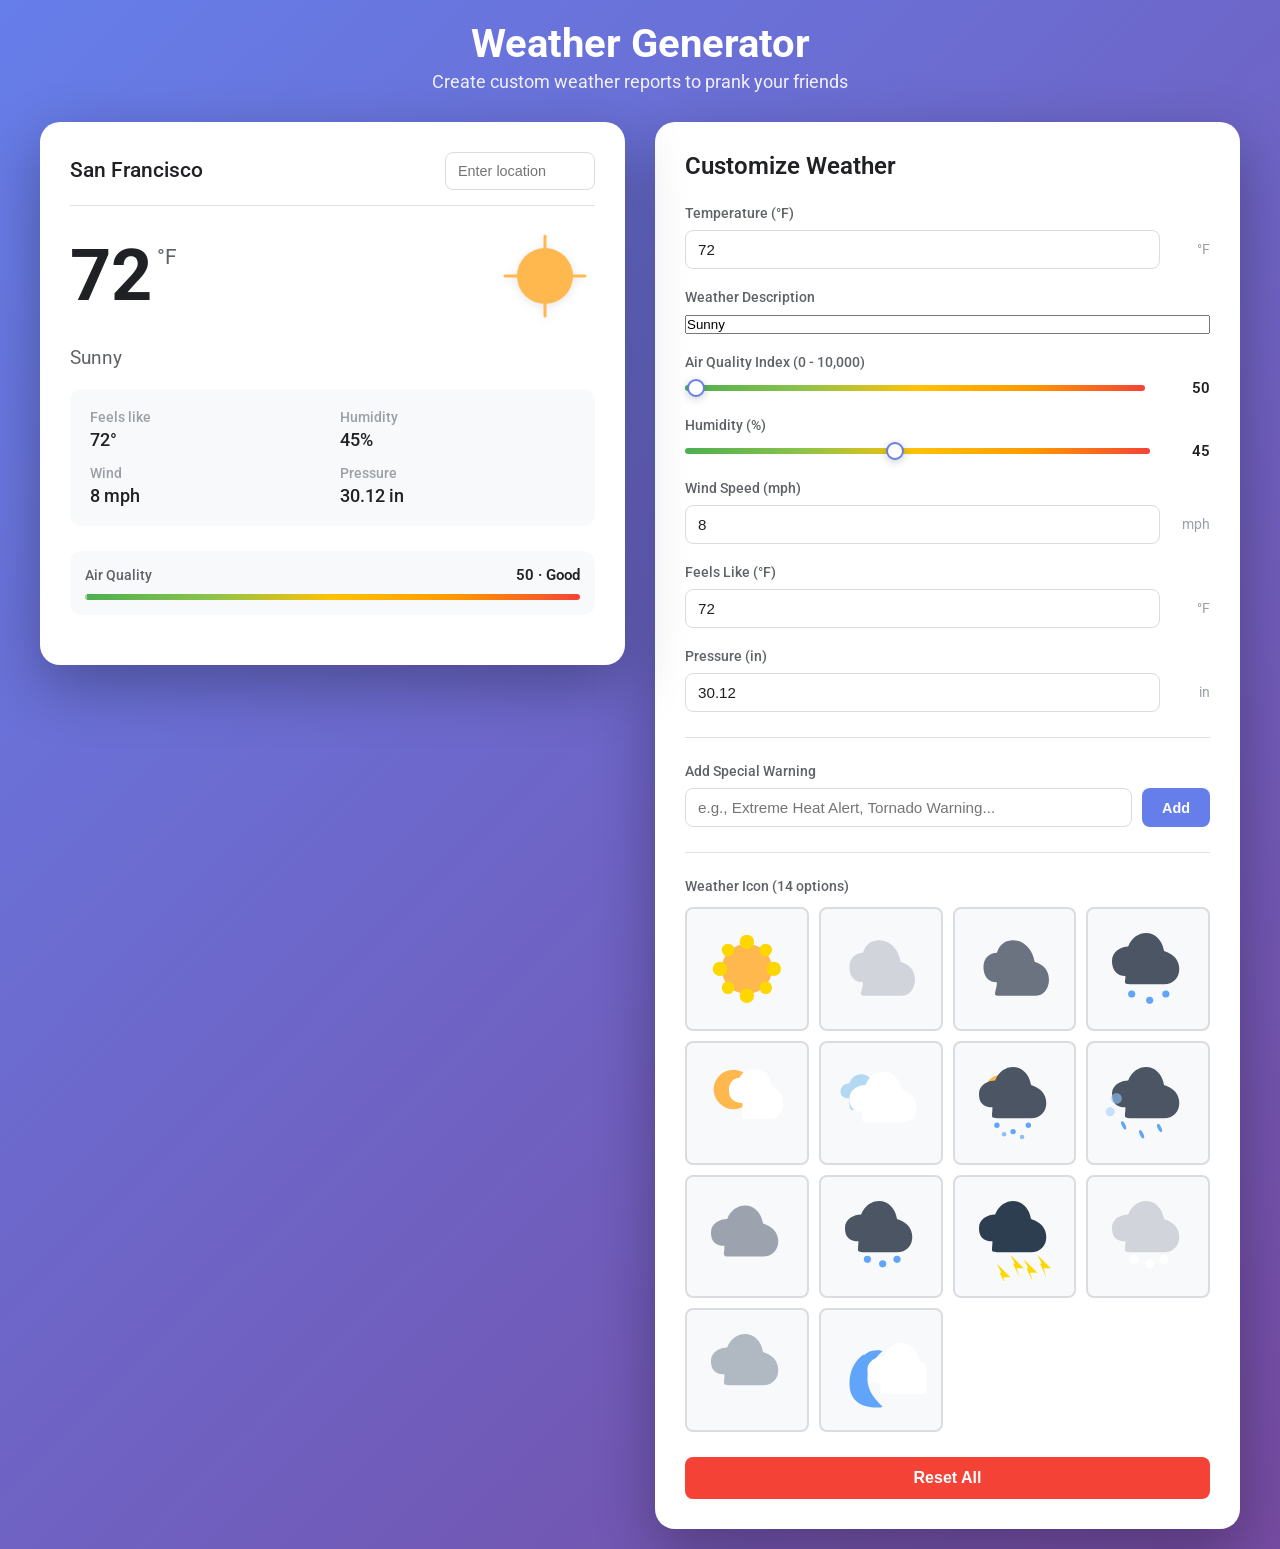
<file: index.html>
<!DOCTYPE html>
<html lang="en">
<head>
    <meta charset="UTF-8">
    <meta name="viewport" content="width=device-width, initial-scale=1.0">
    <title>Weather Generator</title>
    <link rel="stylesheet" href="style.css">
    <link rel="stylesheet" href="https://fonts.googleapis.com/css2?family=Roboto:wght@400;500;700&display=swap">
</head>
<body>
    <div class="container">
        <div class="header">
            <h1>Weather Generator</h1>
            <p>Create custom weather reports to prank your friends</p>
        </div>

        <div class="main-content">
            <!-- Weather Display -->
            <div class="weather-display">
                <div class="weather-card">
                    <div class="location-header">
                        <div class="location-info">
                            <div class="location-name" id="locationName">San Francisco</div>
                            <div class="location-date" id="locationDate"></div>
                        </div>
                        <input type="text" id="locationInput" class="location-input" placeholder="Enter location">
                    </div>

                    <div class="weather-main">
                        <div class="temp-section">
                            <div class="temp-display" id="tempDisplay">72</div>
                            <div class="temp-unit">°F</div>
                        </div>
                        <div class="icon-section">
                            <svg id="weatherIcon" class="weather-icon" viewBox="0 0 100 100" xmlns="http://www.w3.org/2000/svg">
                                <!-- Default sunny icon -->
                                <circle cx="50" cy="50" r="28" fill="#FFB84D"/>
                                <g stroke="#FFB84D" stroke-width="3" stroke-linecap="round">
                                    <line x1="50" y1="10" x2="50" y2="22"/>
                                    <line x1="50" y1="78" x2="50" y2="90"/>
                                    <line x1="10" y1="50" x2="22" y2="50"/>
                                    <line x1="78" y1="50" x2="90" y2="50"/>
                                </g>
                            </svg>
                        </div>
                    </div>

                    <div class="weather-description" id="weatherDescription">Sunny</div>

                    <div class="weather-details">
                        <div class="detail-item">
                            <span class="detail-label">Feels like</span>
                            <span class="detail-value" id="feelsLike">72°</span>
                        </div>
                        <div class="detail-item">
                            <span class="detail-label">Humidity</span>
                            <span class="detail-value" id="humidity">45%</span>
                        </div>
                        <div class="detail-item">
                            <span class="detail-label">Wind</span>
                            <span class="detail-value" id="windSpeed">8 mph</span>
                        </div>
                        <div class="detail-item">
                            <span class="detail-label">Pressure</span>
                            <span class="detail-value" id="pressure">30.12 in</span>
                        </div>
                    </div>

                    <!-- Air Quality -->
                    <div class="air-quality-section">
                        <div class="aqi-header">
                            <span class="aqi-label">Air Quality</span>
                            <span class="aqi-value" id="aqiValue">50 · Good</span>
                        </div>
                        <div class="aqi-bar" id="aqiBar"></div>
                    </div>

                    <!-- Warnings Section -->
                    <div class="warnings-section" id="warningsSection" style="display: none;">
                        <div class="warning-header">⚠️ Alerts</div>
                        <div id="warningsContainer" class="warnings-list"></div>
                    </div>
                </div>
            </div>

            <!-- Control Panel -->
            <div class="control-panel">
                <h2>Customize Weather</h2>

                <div class="control-group">
                    <label for="tempInput">Temperature (°F)</label>
                    <div class="input-group">
                        <input type="number" id="tempInput" value="72" min="-100" max="200">
                        <span class="unit">°F</span>
                    </div>
                </div>

                <div class="control-group">
                    <label for="descriptionInput">Weather Description</label>
                    <input type="text" id="descriptionInput" value="Sunny" placeholder="e.g., Sunny, Rainy, Snowy...">
                </div>

                <div class="control-group">
                    <label for="aqiSlider">Air Quality Index (0 - 10,000)</label>
                    <div class="slider-group">
                        <input type="range" id="aqiSlider" min="0" max="10000" value="50" class="slider">
                        <span id="aqiDisplay" class="slider-value">50</span>
                    </div>
                </div>

                <div class="control-group">
                    <label for="humiditySlider">Humidity (%)</label>
                    <div class="input-group">
                        <input type="range" id="humiditySlider" min="0" max="100" value="45" class="slider">
                        <span id="humidityDisplay" class="slider-value">45</span>
                    </div>
                </div>

                <div class="control-group">
                    <label for="windInput">Wind Speed (mph)</label>
                    <div class="input-group">
                        <input type="number" id="windInput" value="8" min="0" max="200">
                        <span class="unit">mph</span>
                    </div>
                </div>

                <div class="control-group">
                    <label for="feelsLikeInput">Feels Like (°F)</label>
                    <div class="input-group">
                        <input type="number" id="feelsLikeInput" value="72" min="-100" max="200">
                        <span class="unit">°F</span>
                    </div>
                </div>

                <div class="control-group">
                    <label for="pressureInput">Pressure (in)</label>
                    <div class="input-group">
                        <input type="number" id="pressureInput" value="30.12" min="28" max="32" step="0.01">
                        <span class="unit">in</span>
                    </div>
                </div>

                <div class="divider"></div>

                <div class="control-group">
                    <label for="warningInput">Add Special Warning</label>
                    <div class="warning-input-group">
                        <input type="text" id="warningInput" placeholder="e.g., Extreme Heat Alert, Tornado Warning...">
                        <button id="addWarningBtn" class="btn-add-warning">Add</button>
                    </div>
                </div>

                <div id="warningsList" class="warnings-list-edit"></div>

                <div class="divider"></div>

                <div class="weather-icons-selector">
                    <label>Weather Icon (14 options)</label>
                    <div class="icons-grid">
                        <!-- Icon 1: Sunny Burst -->
                        <button class="icon-btn" data-icon="sunny-burst" title="Sunny Burst">
                            <svg viewBox="0 0 100 100" xmlns="http://www.w3.org/2000/svg">
                                <circle cx="50" cy="50" r="28" fill="#FFB84D"/>
                                <circle cx="50" cy="20" r="8" fill="#FFD700"/>
                                <circle cx="80" cy="50" r="8" fill="#FFD700"/>
                                <circle cx="50" cy="80" r="8" fill="#FFD700"/>
                                <circle cx="20" cy="50" r="8" fill="#FFD700"/>
                                <circle cx="71" cy="29" r="7" fill="#FFD700"/>
                                <circle cx="71" cy="71" r="7" fill="#FFD700"/>
                                <circle cx="29" cy="71" r="7" fill="#FFD700"/>
                                <circle cx="29" cy="29" r="7" fill="#FFD700"/>
                            </svg>
                        </button>

                        <!-- Icon 2: Light Cloud -->
                        <button class="icon-btn" data-icon="light-cloud" title="Light Cloud">
                            <svg viewBox="0 0 100 100" xmlns="http://www.w3.org/2000/svg">
                                <path d="M30 65C20 65 15 58 15 48C15 38 22 32 30 32C33 22 40 18 48 18C60 18 70 28 72 42C82 45 88 52 88 62C88 72 82 80 72 80H32C24 80 30 75 30 65Z" fill="#D1D5DB"/>
                            </svg>
                        </button>

                        <!-- Icon 3: Dark Cloud -->
                        <button class="icon-btn" data-icon="dark-cloud" title="Dark Cloud">
                            <svg viewBox="0 0 100 100" xmlns="http://www.w3.org/2000/svg">
                                <path d="M30 65C20 65 15 58 15 48C15 38 22 32 30 32C33 22 40 18 48 18C60 18 70 28 72 42C82 45 88 52 88 62C88 72 82 80 72 80H32C24 80 30 75 30 65Z" fill="#6B7280"/>
                            </svg>
                        </button>

                        <!-- Icon 4: Rainy Cloud -->
                        <button class="icon-btn" data-icon="rainy-cloud" title="Rainy Cloud">
                            <svg viewBox="0 0 100 100" xmlns="http://www.w3.org/2000/svg">
                                <path d="M25 58C15 58 10 51 10 41C10 31 20 25 28 25C32 15 40 10 48 10C58 10 66 18 68 30C78 33 85 40 85 50C85 60 78 67 68 67H30C22 67 25 65 25 58Z" fill="#4B5563"/>
                                <circle cx="32" cy="78" r="4" fill="#60A5FA"/>
                                <circle cx="52" cy="85" r="4" fill="#60A5FA"/>
                                <circle cx="70" cy="78" r="4" fill="#60A5FA"/>
                            </svg>
                        </button>

                        <!-- Icon 5: Partly Cloudy -->
                        <button class="icon-btn" data-icon="partly-cloudy" title="Partly Cloudy">
                            <svg viewBox="0 0 100 100" xmlns="http://www.w3.org/2000/svg">
                                <circle cx="35" cy="35" r="22" fill="#FFB84D"/>
                                <path d="M45 50C35 50 30 45 30 35C30 28 35 22 42 22C45 15 52 12 58 12C68 12 76 20 78 32C85 35 90 41 90 50C90 60 85 68 75 68H48C42 68 45 66 45 56Z" fill="white"/>
                            </svg>
                        </button>

                        <!-- Icon 6: Windy Cloud -->
                        <button class="icon-btn" data-icon="windy-cloud" title="Windy Cloud">
                            <svg viewBox="0 0 100 100" xmlns="http://www.w3.org/2000/svg">
                                <path d="M15 45C8 45 5 42 5 37C5 32 10 28 15 28C17 22 22 18 28 18C35 18 41 23 42 32C48 34 52 39 52 45C52 52 48 58 42 58H20C15 58 15 55 15 50Z" fill="#B3D9F2"/>
                                <path d="M30 60C20 60 15 55 15 45C15 35 25 30 33 30C37 20 45 15 53 15C63 15 71 23 73 35C83 38 90 45 90 55C90 65 83 72 73 72H35C27 72 30 70 30 60Z" fill="white"/>
                            </svg>
                        </button>

                        <!-- Icon 7: Heavy Rain -->
                        <button class="icon-btn" data-icon="heavy-rain" title="Heavy Rain">
                            <svg viewBox="0 0 100 100" xmlns="http://www.w3.org/2000/svg">
                                <ellipse cx="35" cy="35" rx="18" ry="16" fill="#FFB84D"/>
                                <path d="M25 55C15 55 10 50 10 40C10 30 20 25 28 25C32 15 40 10 48 10C58 10 66 18 68 30C78 33 85 40 85 50C85 60 78 67 68 67H30C22 67 25 65 25 55Z" fill="#4B5563"/>
                                <circle cx="30" cy="75" r="3" fill="#60A5FA"/>
                                <circle cx="48" cy="82" r="3" fill="#60A5FA"/>
                                <circle cx="65" cy="75" r="3" fill="#60A5FA"/>
                                <circle cx="38" cy="85" r="2.5" fill="#60A5FA" opacity="0.7"/>
                                <circle cx="58" cy="88" r="2.5" fill="#60A5FA" opacity="0.7"/>
                            </svg>
                        </button>

                        <!-- Icon 8: Rainy & Windy -->
                        <button class="icon-btn" data-icon="rainy-windy" title="Rainy & Windy">
                            <svg viewBox="0 0 100 100" xmlns="http://www.w3.org/2000/svg">
                                <path d="M25 55C15 55 10 50 10 40C10 30 20 25 28 25C32 15 40 10 48 10C58 10 66 18 68 30C78 33 85 40 85 50C85 60 78 67 68 67H30C22 67 25 65 25 55Z" fill="#4B5563"/>
                                <g fill="#60A5FA" transform="translate(-5, 0)">
                                    <ellipse cx="28" cy="75" rx="2" ry="5" transform="rotate(-25 28 75)"/>
                                    <ellipse cx="48" cy="85" rx="2" ry="5" transform="rotate(-25 48 85)"/>
                                    <ellipse cx="68" cy="78" rx="2" ry="5" transform="rotate(-25 68 78)"/>
                                </g>
                                <circle cx="15" cy="45" r="6" fill="#93C5FD" opacity="0.6"/>
                                <circle cx="8" cy="60" r="5" fill="#93C5FD" opacity="0.5"/>
                            </svg>
                        </button>

                        <!-- Icon 9: Cloudy -->
                        <button class="icon-btn" data-icon="cloudy" title="Cloudy">
                            <svg viewBox="0 0 100 100" xmlns="http://www.w3.org/2000/svg">
                                <path d="M25 60C15 60 10 55 10 45C10 35 20 30 28 30C32 20 40 15 48 15C58 15 66 23 68 35C78 38 85 45 85 55C85 65 78 72 68 72H30C22 72 25 70 25 60Z" fill="#9CA3AF"/>
                            </svg>
                        </button>

                        <!-- Icon 10: Stormy -->
                        <button class="icon-btn" data-icon="stormy" title="Stormy">
                            <svg viewBox="0 0 100 100" xmlns="http://www.w3.org/2000/svg">
                                <path d="M25 55C15 55 10 50 10 40C10 30 20 25 28 25C32 15 40 10 48 10C58 10 66 18 68 30C78 33 85 40 85 50C85 60 78 67 68 67H30C22 67 25 65 25 55Z" fill="#4B5563"/>
                                <circle cx="35" cy="75" r="4" fill="#60A5FA"/>
                                <circle cx="52" cy="80" r="4" fill="#60A5FA"/>
                                <circle cx="68" cy="75" r="4" fill="#60A5FA"/>
                            </svg>
                        </button>

                        <!-- Icon 11: Heavy Thunderstorm -->
                        <button class="icon-btn" data-icon="thunderstorm" title="Heavy Thunderstorm">
                            <svg viewBox="0 0 100 100" xmlns="http://www.w3.org/2000/svg">
                                <path d="M25 55C15 55 10 50 10 40C10 30 20 25 28 25C32 15 40 10 48 10C58 10 66 18 68 30C78 33 85 40 85 50C85 60 78 67 68 67H30C22 67 25 65 25 55Z" fill="#2C3E50"/>
                                <polygon points="45,70 50,80 48,80 55,95 52,85 60,85" fill="#FFD700"/>
                                <polygon points="60,75 65,85 63,85 70,100 67,90 75,90" fill="#FFD700"/>
                                <polygon points="30,80 35,90 33,90 40,105 37,95 45,95" fill="#FFD700"/>
                                <polygon points="75,70 80,80 78,80 85,95 82,85 90,85" fill="#FFD700"/>
                            </svg>
                        </button>

                        <!-- Icon 12: Snowy -->
                        <button class="icon-btn" data-icon="snowy" title="Snowy">
                            <svg viewBox="0 0 100 100" xmlns="http://www.w3.org/2000/svg">
                                <path d="M25 55C15 55 10 50 10 40C10 30 20 25 28 25C32 15 40 10 48 10C58 10 66 18 68 30C78 33 85 40 85 50C85 60 78 67 68 67H30C22 67 25 65 25 55Z" fill="#D1D5DB"/>
                                <circle cx="35" cy="75" r="5" fill="white"/>
                                <circle cx="52" cy="80" r="5" fill="white"/>
                                <circle cx="68" cy="75" r="5" fill="white"/>
                            </svg>
                        </button>

                        <!-- Icon 13: Foggy -->
                        <button class="icon-btn" data-icon="foggy" title="Foggy">
                            <svg viewBox="0 0 100 100" xmlns="http://www.w3.org/2000/svg">
                                <path d="M25 55C15 55 10 50 10 40C10 30 20 25 28 25C32 15 40 10 48 10C58 10 66 18 68 30C78 33 85 40 85 50C85 60 78 67 68 67H30C22 67 25 65 25 55Z" fill="#B0B9C1"/>
                            </svg>
                        </button>

                        <!-- Icon 14: Night Moon Cloud -->
                        <button class="icon-btn" data-icon="night-cloud" title="Night Cloud">
                            <svg viewBox="0 0 100 100" xmlns="http://www.w3.org/2000/svg">
                                <path d="M25 50C25 38 33 28 45 28C48 28 50 28 52 29C42 38 35 48 35 60C35 72 42 82 52 91C50 92 48 92 45 92C25 92 15 82 15 65C15 50 22 38 32 32C28 38 25 44 25 50Z" fill="#60A5FA"/>
                                <path d="M50 65C40 65 35 60 35 50C35 40 45 35 53 35C57 25 65 20 73 20C83 20 91 28 93 40C103 43 110 50 110 60C110 70 103 77 93 77H55C47 77 50 75 50 65Z" fill="white"/>
                            </svg>
                        </button>
                    </div>
                </div>

                <button id="resetBtn" class="btn-reset">Reset All</button>
            </div>
        </div>
    </div>

    <script src="script.js"></script>
</body>
</html>
</file>
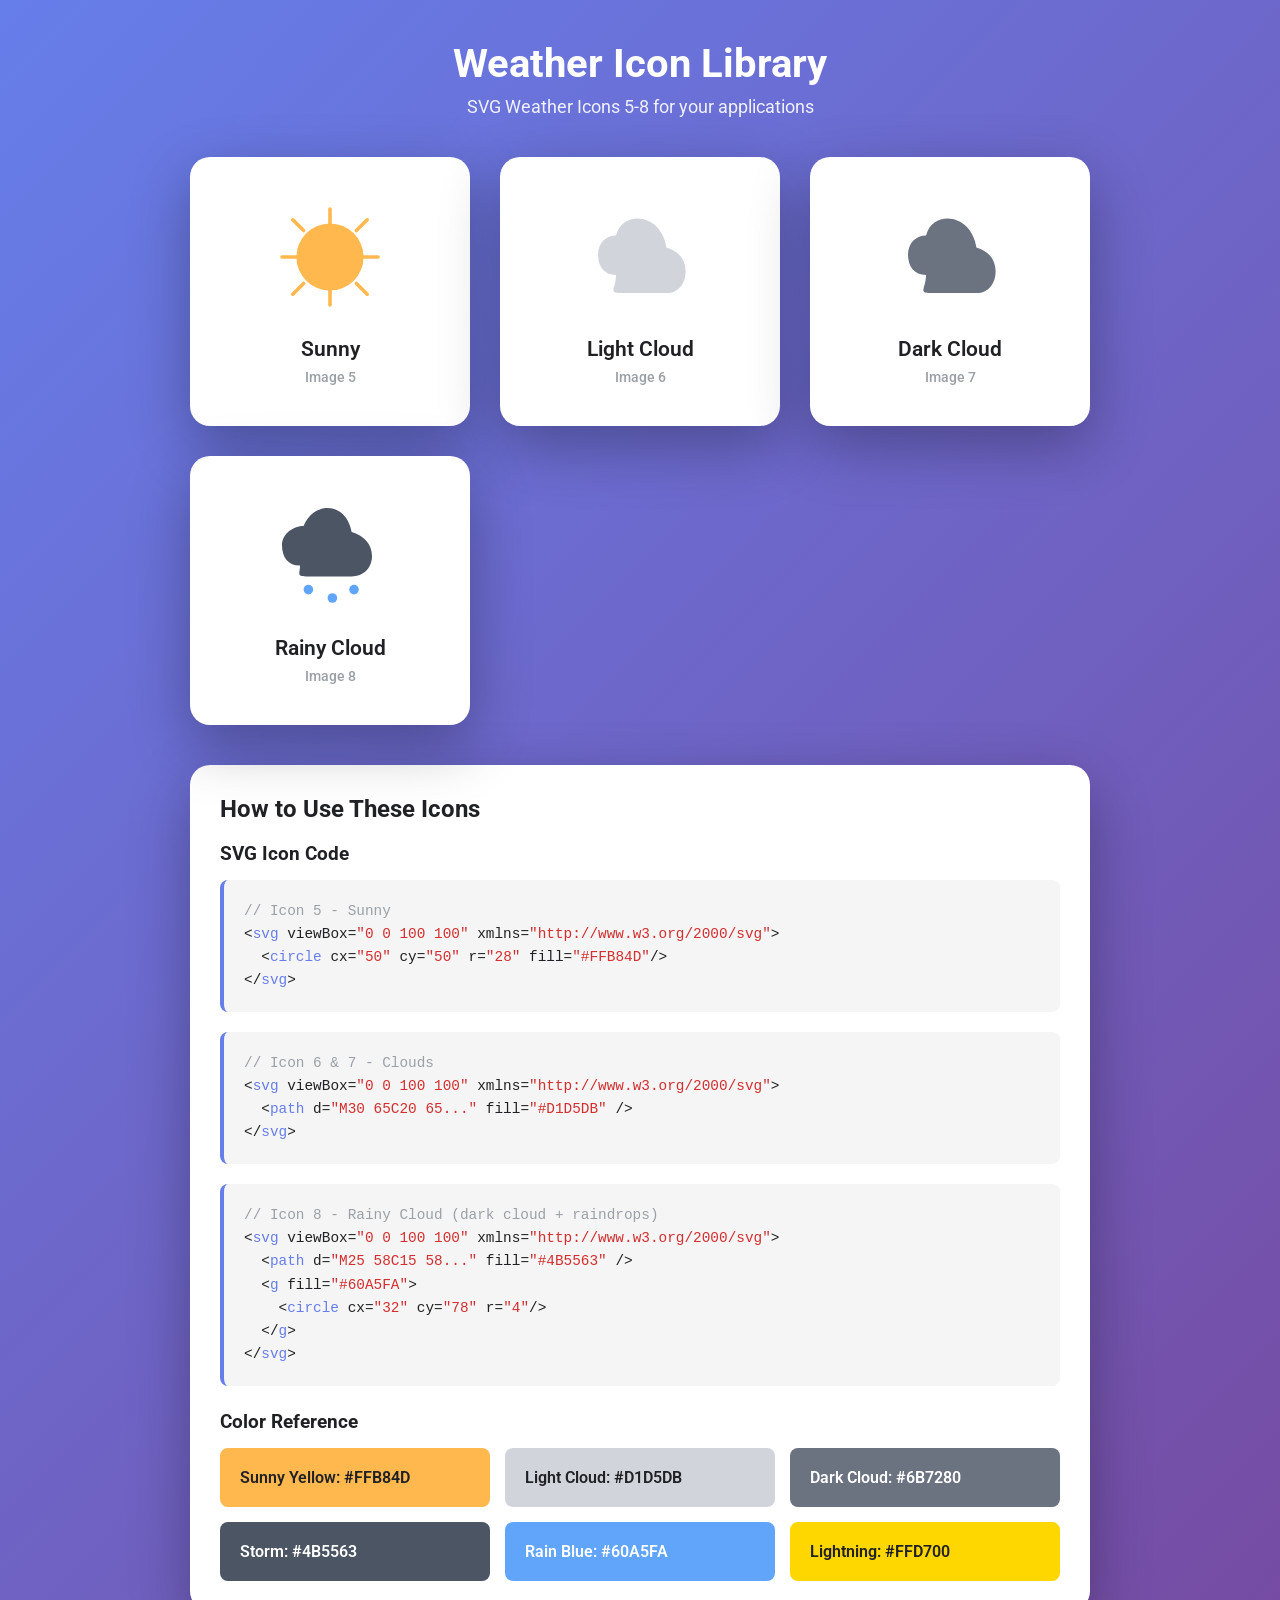
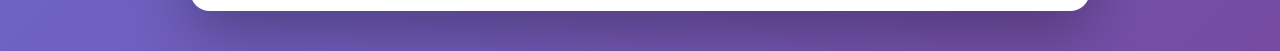
<file: todo-icons.html>
<!DOCTYPE html>
<html lang="en">
<head>
    <meta charset="UTF-8">
    <meta name="viewport" content="width=device-width, initial-scale=1.0">
    <title>Weather Icons</title>
    <link rel="stylesheet" href="https://fonts.googleapis.com/css2?family=Roboto:wght@400;500;700&display=swap">
    <style>
        * {
            margin: 0;
            padding: 0;
            box-sizing: border-box;
        }

        body {
            font-family: 'Roboto', sans-serif;
            background: linear-gradient(135deg, #667eea 0%, #764ba2 100%);
            min-height: 100vh;
            padding: 40px 20px;
            display: flex;
            justify-content: center;
            align-items: center;
        }

        .container {
            width: 100%;
            max-width: 900px;
        }

        .header {
            text-align: center;
            color: white;
            margin-bottom: 40px;
        }

        .header h1 {
            font-size: 2.5em;
            margin-bottom: 10px;
            font-weight: 700;
        }

        .header p {
            font-size: 1.1em;
            opacity: 0.9;
        }

        .icons-grid {
            display: grid;
            grid-template-columns: repeat(auto-fit, minmax(250px, 1fr));
            gap: 30px;
            margin-bottom: 40px;
        }

        .icon-card {
            background: white;
            border-radius: 20px;
            padding: 40px;
            box-shadow: 0 20px 60px rgba(0, 0, 0, 0.3);
            display: flex;
            flex-direction: column;
            align-items: center;
            justify-content: center;
            transition: transform 0.3s ease, box-shadow 0.3s ease;
            min-height: 250px;
        }

        .icon-card:hover {
            transform: translateY(-10px);
            box-shadow: 0 30px 80px rgba(0, 0, 0, 0.4);
        }

        .icon {
            width: 120px;
            height: 120px;
            margin-bottom: 20px;
            display: flex;
            align-items: center;
            justify-content: center;
        }

        .icon-title {
            font-size: 1.3em;
            font-weight: 600;
            color: #202124;
            margin-bottom: 8px;
            text-align: center;
        }

        .icon-number {
            font-size: 0.9em;
            color: #9aa0a6;
            font-weight: 500;
        }

        .code-section {
            background: white;
            border-radius: 20px;
            padding: 30px;
            box-shadow: 0 20px 60px rgba(0, 0, 0, 0.3);
        }

        .code-section h2 {
            color: #202124;
            margin-bottom: 20px;
            font-size: 1.5em;
        }

        .code-block {
            background: #f5f5f5;
            border-left: 4px solid #667eea;
            padding: 20px;
            border-radius: 8px;
            overflow-x: auto;
            margin-bottom: 20px;
        }

        .code-block code {
            font-family: 'Courier New', monospace;
            color: #202124;
            font-size: 0.9em;
            line-height: 1.6;
        }

        .comment {
            color: #9aa0a6;
        }

        .tag {
            color: #667eea;
        }

        .string {
            color: #d32f2f;
        }
    </style>
</head>
<body>
    <div class="container">
        <div class="header">
            <h1>Weather Icon Library</h1>
            <p>SVG Weather Icons 5-8 for your applications</p>
        </div>

        <div class="icons-grid">
            <!-- Icon 5 - Sunny/Partly Cloudy -->
            <div class="icon-card">
                <div class="icon">
                    <svg viewBox="0 0 100 100" xmlns="http://www.w3.org/2000/svg">
                        <!-- Sunny icon with bright yellow -->
                        <circle cx="50" cy="50" r="28" fill="#FFB84D"/>
                        <!-- Sun rays -->
                        <g stroke="#FFB84D" stroke-width="3" stroke-linecap="round">
                            <line x1="50" y1="10" x2="50" y2="22"/>
                            <line x1="50" y1="78" x2="50" y2="90"/>
                            <line x1="10" y1="50" x2="22" y2="50"/>
                            <line x1="78" y1="50" x2="90" y2="50"/>
                            <line x1="19" y1="19" x2="28" y2="28"/>
                            <line x1="72" y1="72" x2="81" y2="81"/>
                            <line x1="81" y1="19" x2="72" y2="28"/>
                            <line x1="28" y1="72" x2="19" y2="81"/>
                        </g>
                    </svg>
                </div>
                <div class="icon-title">Sunny</div>
                <div class="icon-number">Image 5</div>
            </div>

            <!-- Icon 6 - Light Cloud -->
            <div class="icon-card">
                <div class="icon">
                    <svg viewBox="0 0 100 100" xmlns="http://www.w3.org/2000/svg">
                        <!-- Light gray cloud -->
                        <path d="M30 65C20 65 15 58 15 48C15 38 22 32 30 32C33 22 40 18 48 18C60 18 70 28 72 42C82 45 88 52 88 62C88 72 82 80 72 80H32C24 80 30 75 30 65Z" fill="#D1D5DB"/>
                    </svg>
                </div>
                <div class="icon-title">Light Cloud</div>
                <div class="icon-number">Image 6</div>
            </div>

            <!-- Icon 7 - Dark Cloud -->
            <div class="icon-card">
                <div class="icon">
                    <svg viewBox="0 0 100 100" xmlns="http://www.w3.org/2000/svg">
                        <!-- Dark gray cloud -->
                        <path d="M30 65C20 65 15 58 15 48C15 38 22 32 30 32C33 22 40 18 48 18C60 18 70 28 72 42C82 45 88 52 88 62C88 72 82 80 72 80H32C24 80 30 75 30 65Z" fill="#6B7280"/>
                    </svg>
                </div>
                <div class="icon-title">Dark Cloud</div>
                <div class="icon-number">Image 7</div>
            </div>

            <!-- Icon 8 - Rainy Cloud -->
            <div class="icon-card">
                <div class="icon">
                    <svg viewBox="0 0 100 100" xmlns="http://www.w3.org/2000/svg">
                        <!-- Dark cloud with rain -->
                        <path d="M25 58C15 58 10 51 10 41C10 31 20 25 28 25C32 15 40 10 48 10C58 10 66 18 68 30C78 33 85 40 85 50C85 60 78 67 68 67H30C22 67 25 65 25 58Z" fill="#4B5563"/>
                        <!-- Raindrops -->
                        <g fill="#60A5FA">
                            <circle cx="32" cy="78" r="4"/>
                            <circle cx="52" cy="85" r="4"/>
                            <circle cx="70" cy="78" r="4"/>
                        </g>
                    </svg>
                </div>
                <div class="icon-title">Rainy Cloud</div>
                <div class="icon-number">Image 8</div>
            </div>
        </div>

        <div class="code-section">
            <h2>How to Use These Icons</h2>
            
            <h3 style="color: #202124; margin-bottom: 15px; margin-top: 20px;">SVG Icon Code</h3>
            
            <div class="code-block">
                <code>
<span class="comment">// Icon 5 - Sunny</span><br>
&lt;<span class="tag">svg</span> viewBox=<span class="string">"0 0 100 100"</span> xmlns=<span class="string">"http://www.w3.org/2000/svg"</span>&gt;<br>
&nbsp;&nbsp;&lt;<span class="tag">circle</span> cx=<span class="string">"50"</span> cy=<span class="string">"50"</span> r=<span class="string">"28"</span> fill=<span class="string">"#FFB84D"</span>/&gt;<br>
&lt;/<span class="tag">svg</span>&gt;
                </code>
            </div>

            <div class="code-block">
                <code>
<span class="comment">// Icon 6 & 7 - Clouds</span><br>
&lt;<span class="tag">svg</span> viewBox=<span class="string">"0 0 100 100"</span> xmlns=<span class="string">"http://www.w3.org/2000/svg"</span>&gt;<br>
&nbsp;&nbsp;&lt;<span class="tag">path</span> d=<span class="string">"M30 65C20 65..."</span> fill=<span class="string">"#D1D5DB"</span> /&gt;<br>
&lt;/<span class="tag">svg</span>&gt;
                </code>
            </div>

            <div class="code-block">
                <code>
<span class="comment">// Icon 8 - Rainy Cloud (dark cloud + raindrops)</span><br>
&lt;<span class="tag">svg</span> viewBox=<span class="string">"0 0 100 100"</span> xmlns=<span class="string">"http://www.w3.org/2000/svg"</span>&gt;<br>
&nbsp;&nbsp;&lt;<span class="tag">path</span> d=<span class="string">"M25 58C15 58..."</span> fill=<span class="string">"#4B5563"</span> /&gt;<br>
&nbsp;&nbsp;&lt;<span class="tag">g</span> fill=<span class="string">"#60A5FA"</span>&gt;<br>
&nbsp;&nbsp;&nbsp;&nbsp;&lt;<span class="tag">circle</span> cx=<span class="string">"32"</span> cy=<span class="string">"78"</span> r=<span class="string">"4"</span>/&gt;<br>
&nbsp;&nbsp;&lt;/<span class="tag">g</span>&gt;<br>
&lt;/<span class="tag">svg</span>&gt;
                </code>
            </div>

            <h3 style="color: #202124; margin-bottom: 15px; margin-top: 25px;">Color Reference</h3>
            <div style="display: grid; grid-template-columns: repeat(auto-fit, minmax(200px, 1fr)); gap: 15px;">
                <div style="background: #FFB84D; padding: 20px; border-radius: 8px; color: #202124; font-weight: 600;">
                    Sunny Yellow: #FFB84D
                </div>
                <div style="background: #D1D5DB; padding: 20px; border-radius: 8px; color: #202124; font-weight: 600;">
                    Light Cloud: #D1D5DB
                </div>
                <div style="background: #6B7280; padding: 20px; border-radius: 8px; color: white; font-weight: 600;">
                    Dark Cloud: #6B7280
                </div>
                <div style="background: #4B5563; padding: 20px; border-radius: 8px; color: white; font-weight: 600;">
                    Storm: #4B5563
                </div>
                <div style="background: #60A5FA; padding: 20px; border-radius: 8px; color: white; font-weight: 600;">
                    Rain Blue: #60A5FA
                </div>
                <div style="background: #FFD700; padding: 20px; border-radius: 8px; color: #202124; font-weight: 600;">
                    Lightning: #FFD700
                </div>
            </div>
        </div>
    </div>
</body>
</html>
</file>
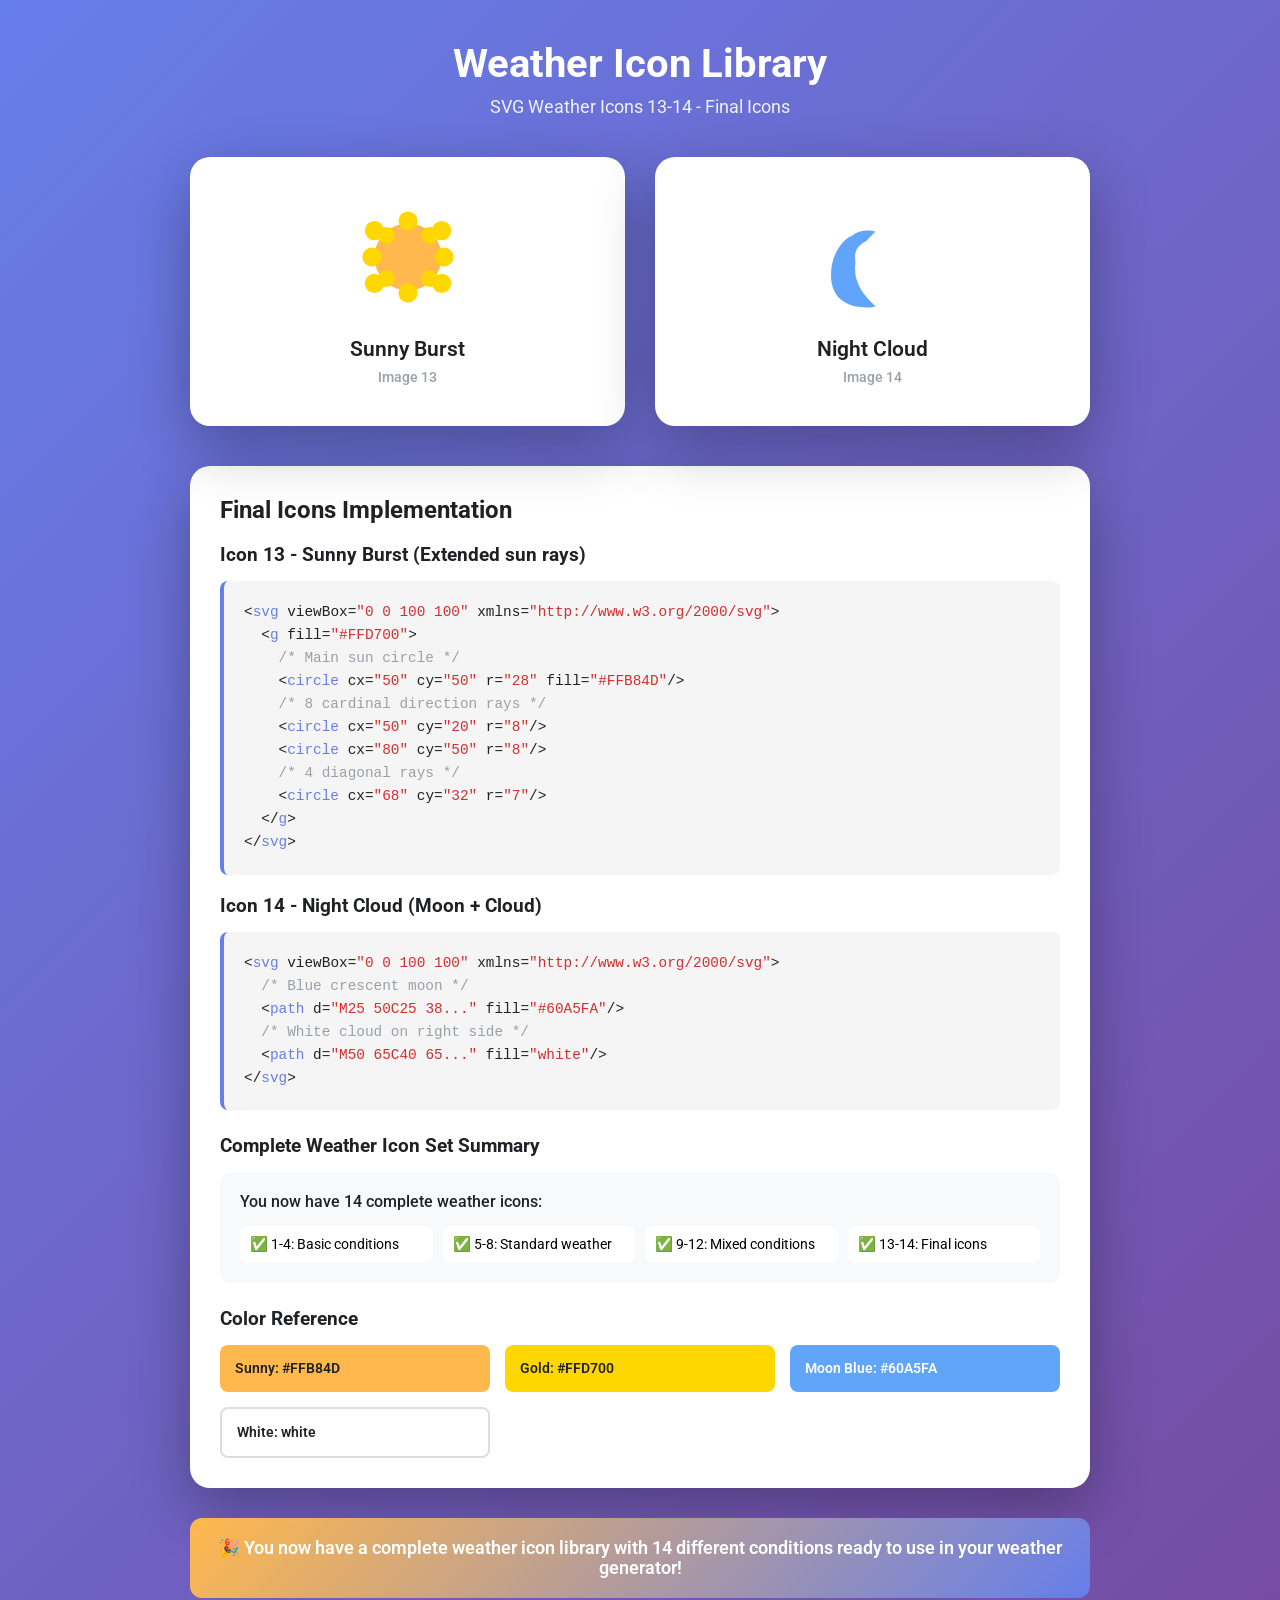
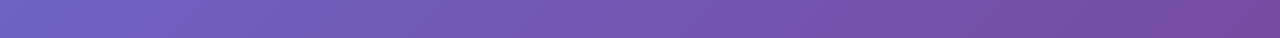
<file: weather-icons-13-14.html>
<!DOCTYPE html>
<html lang="en">
<head>
    <meta charset="UTF-8">
    <meta name="viewport" content="width=device-width, initial-scale=1.0">
    <title>Weather Icons 13-14</title>
    <link rel="stylesheet" href="https://fonts.googleapis.com/css2?family=Roboto:wght@400;500;700&display=swap">
    <style>
        * {
            margin: 0;
            padding: 0;
            box-sizing: border-box;
        }

        body {
            font-family: 'Roboto', sans-serif;
            background: linear-gradient(135deg, #667eea 0%, #764ba2 100%);
            min-height: 100vh;
            padding: 40px 20px;
            display: flex;
            justify-content: center;
            align-items: center;
        }

        .container {
            width: 100%;
            max-width: 900px;
        }

        .header {
            text-align: center;
            color: white;
            margin-bottom: 40px;
        }

        .header h1 {
            font-size: 2.5em;
            margin-bottom: 10px;
            font-weight: 700;
        }

        .header p {
            font-size: 1.1em;
            opacity: 0.9;
        }

        .icons-grid {
            display: grid;
            grid-template-columns: repeat(auto-fit, minmax(250px, 1fr));
            gap: 30px;
            margin-bottom: 40px;
        }

        .icon-card {
            background: white;
            border-radius: 20px;
            padding: 40px;
            box-shadow: 0 20px 60px rgba(0, 0, 0, 0.3);
            display: flex;
            flex-direction: column;
            align-items: center;
            justify-content: center;
            transition: transform 0.3s ease, box-shadow 0.3s ease;
            min-height: 250px;
        }

        .icon-card:hover {
            transform: translateY(-10px);
            box-shadow: 0 30px 80px rgba(0, 0, 0, 0.4);
        }

        .icon {
            width: 120px;
            height: 120px;
            margin-bottom: 20px;
            display: flex;
            align-items: center;
            justify-content: center;
        }

        .icon-title {
            font-size: 1.3em;
            font-weight: 600;
            color: #202124;
            margin-bottom: 8px;
            text-align: center;
        }

        .icon-number {
            font-size: 0.9em;
            color: #9aa0a6;
            font-weight: 500;
        }

        .code-section {
            background: white;
            border-radius: 20px;
            padding: 30px;
            box-shadow: 0 20px 60px rgba(0, 0, 0, 0.3);
        }

        .code-section h2 {
            color: #202124;
            margin-bottom: 20px;
            font-size: 1.5em;
        }

        .code-block {
            background: #f5f5f5;
            border-left: 4px solid #667eea;
            padding: 20px;
            border-radius: 8px;
            overflow-x: auto;
            margin-bottom: 20px;
        }

        .code-block code {
            font-family: 'Courier New', monospace;
            color: #202124;
            font-size: 0.9em;
            line-height: 1.6;
        }

        .comment {
            color: #9aa0a6;
        }

        .tag {
            color: #667eea;
        }

        .string {
            color: #d32f2f;
        }

        .final-note {
            background: linear-gradient(135deg, #FFB84D 0%, #667eea 100%);
            color: white;
            padding: 20px;
            border-radius: 12px;
            text-align: center;
            margin-top: 30px;
            font-weight: 600;
            font-size: 1.1em;
        }
    </style>
</head>
<body>
    <div class="container">
        <div class="header">
            <h1>Weather Icon Library</h1>
            <p>SVG Weather Icons 13-14 - Final Icons</p>
        </div>

        <div class="icons-grid">
            <!-- Icon 13 - Sunny/Partly Cloudy (Yellow burst) -->
            <div class="icon-card">
                <div class="icon">
                    <svg viewBox="0 0 100 100" xmlns="http://www.w3.org/2000/svg">
                        <!-- Yellow sun with wavy edges (burst effect) -->
                        <g fill="#FFD700">
                            <!-- Main circle -->
                            <circle cx="50" cy="50" r="28" fill="#FFB84D"/>
                            <!-- Wavy/burst petals -->
                            <circle cx="50" cy="20" r="8"/>
                            <circle cx="78" cy="28" r="8"/>
                            <circle cx="80" cy="50" r="8"/>
                            <circle cx="78" cy="72" r="8"/>
                            <circle cx="50" cy="80" r="8"/>
                            <circle cx="22" cy="72" r="8"/>
                            <circle cx="20" cy="50" r="8"/>
                            <circle cx="22" cy="28" r="8"/>
                            <!-- Diagonal petals -->
                            <circle cx="68" cy="32" r="7"/>
                            <circle cx="68" cy="68" r="7"/>
                            <circle cx="32" cy="68" r="7"/>
                            <circle cx="32" cy="32" r="7"/>
                        </g>
                    </svg>
                </div>
                <div class="icon-title">Sunny Burst</div>
                <div class="icon-number">Image 13</div>
            </div>

            <!-- Icon 14 - Night/Moon with Cloud -->
            <div class="icon-card">
                <div class="icon">
                    <svg viewBox="0 0 100 100" xmlns="http://www.w3.org/2000/svg">
                        <!-- Blue crescent moon -->
                        <path d="M25 50C25 38 33 28 45 28C48 28 50 28 52 29C42 38 35 48 35 60C35 72 42 82 52 91C50 92 48 92 45 92C25 92 15 82 15 65C15 50 22 38 32 32C28 38 25 44 25 50Z" fill="#60A5FA"/>
                        <!-- White cloud on right -->
                        <path d="M50 65C40 65 35 60 35 50C35 40 45 35 53 35C57 25 65 20 73 20C83 20 91 28 93 40C103 43 110 50 110 60C110 70 103 77 93 77H55C47 77 50 75 50 65Z" fill="white"/>
                    </svg>
                </div>
                <div class="icon-title">Night Cloud</div>
                <div class="icon-number">Image 14</div>
            </div>
        </div>

        <div class="code-section">
            <h2>Final Icons Implementation</h2>
            
            <h3 style="color: #202124; margin-bottom: 15px; margin-top: 20px;">Icon 13 - Sunny Burst (Extended sun rays)</h3>
            <div class="code-block">
                <code>
&lt;<span class="tag">svg</span> viewBox=<span class="string">"0 0 100 100"</span> xmlns=<span class="string">"http://www.w3.org/2000/svg"</span>&gt;<br>
&nbsp;&nbsp;&lt;<span class="tag">g</span> fill=<span class="string">"#FFD700"</span>&gt;<br>
&nbsp;&nbsp;&nbsp;&nbsp;<span class="comment">/* Main sun circle */</span><br>
&nbsp;&nbsp;&nbsp;&nbsp;&lt;<span class="tag">circle</span> cx=<span class="string">"50"</span> cy=<span class="string">"50"</span> r=<span class="string">"28"</span> fill=<span class="string">"#FFB84D"</span>/&gt;<br>
&nbsp;&nbsp;&nbsp;&nbsp;<span class="comment">/* 8 cardinal direction rays */</span><br>
&nbsp;&nbsp;&nbsp;&nbsp;&lt;<span class="tag">circle</span> cx=<span class="string">"50"</span> cy=<span class="string">"20"</span> r=<span class="string">"8"</span>/&gt;<br>
&nbsp;&nbsp;&nbsp;&nbsp;&lt;<span class="tag">circle</span> cx=<span class="string">"80"</span> cy=<span class="string">"50"</span> r=<span class="string">"8"</span>/&gt;<br>
&nbsp;&nbsp;&nbsp;&nbsp;<span class="comment">/* 4 diagonal rays */</span><br>
&nbsp;&nbsp;&nbsp;&nbsp;&lt;<span class="tag">circle</span> cx=<span class="string">"68"</span> cy=<span class="string">"32"</span> r=<span class="string">"7"</span>/&gt;<br>
&nbsp;&nbsp;&lt;/<span class="tag">g</span>&gt;<br>
&lt;/<span class="tag">svg</span>&gt;
                </code>
            </div>

            <h3 style="color: #202124; margin-bottom: 15px; margin-top: 20px;">Icon 14 - Night Cloud (Moon + Cloud)</h3>
            <div class="code-block">
                <code>
&lt;<span class="tag">svg</span> viewBox=<span class="string">"0 0 100 100"</span> xmlns=<span class="string">"http://www.w3.org/2000/svg"</span>&gt;<br>
&nbsp;&nbsp;<span class="comment">/* Blue crescent moon */</span><br>
&nbsp;&nbsp;&lt;<span class="tag">path</span> d=<span class="string">"M25 50C25 38..."</span> fill=<span class="string">"#60A5FA"</span>/&gt;<br>
&nbsp;&nbsp;<span class="comment">/* White cloud on right side */</span><br>
&nbsp;&nbsp;&lt;<span class="tag">path</span> d=<span class="string">"M50 65C40 65..."</span> fill=<span class="string">"white"</span>/&gt;<br>
&lt;/<span class="tag">svg</span>&gt;
                </code>
            </div>

            <h3 style="color: #202124; margin-bottom: 15px; margin-top: 25px;">Complete Weather Icon Set Summary</h3>
            <div style="background: #f8f9fa; padding: 20px; border-radius: 12px; margin-top: 15px;">
                <p style="color: #202124; margin-bottom: 15px; font-weight: 500;">You now have 14 complete weather icons:</p>
                <div style="display: grid; grid-template-columns: repeat(auto-fit, minmax(150px, 1fr)); gap: 10px;">
                    <div style="padding: 10px; background: white; border-radius: 8px; font-size: 0.9em;">✅ 1-4: Basic conditions</div>
                    <div style="padding: 10px; background: white; border-radius: 8px; font-size: 0.9em;">✅ 5-8: Standard weather</div>
                    <div style="padding: 10px; background: white; border-radius: 8px; font-size: 0.9em;">✅ 9-12: Mixed conditions</div>
                    <div style="padding: 10px; background: white; border-radius: 8px; font-size: 0.9em;">✅ 13-14: Final icons</div>
                </div>
            </div>

            <h3 style="color: #202124; margin-bottom: 15px; margin-top: 25px;">Color Reference</h3>
            <div style="display: grid; grid-template-columns: repeat(auto-fit, minmax(200px, 1fr)); gap: 15px;">
                <div style="background: #FFB84D; padding: 15px; border-radius: 8px; color: #202124; font-weight: 600; font-size: 0.9em;">
                    Sunny: #FFB84D
                </div>
                <div style="background: #FFD700; padding: 15px; border-radius: 8px; color: #202124; font-weight: 600; font-size: 0.9em;">
                    Gold: #FFD700
                </div>
                <div style="background: #60A5FA; padding: 15px; border-radius: 8px; color: white; font-weight: 600; font-size: 0.9em;">
                    Moon Blue: #60A5FA
                </div>
                <div style="background: white; padding: 15px; border-radius: 8px; border: 2px solid #ddd; color: #202124; font-weight: 600; font-size: 0.9em;">
                    White: white
                </div>
            </div>
        </div>

        <div class="final-note">
            🎉 You now have a complete weather icon library with 14 different conditions ready to use in your weather generator!
        </div>
    </div>
</body>
</html>
</file>
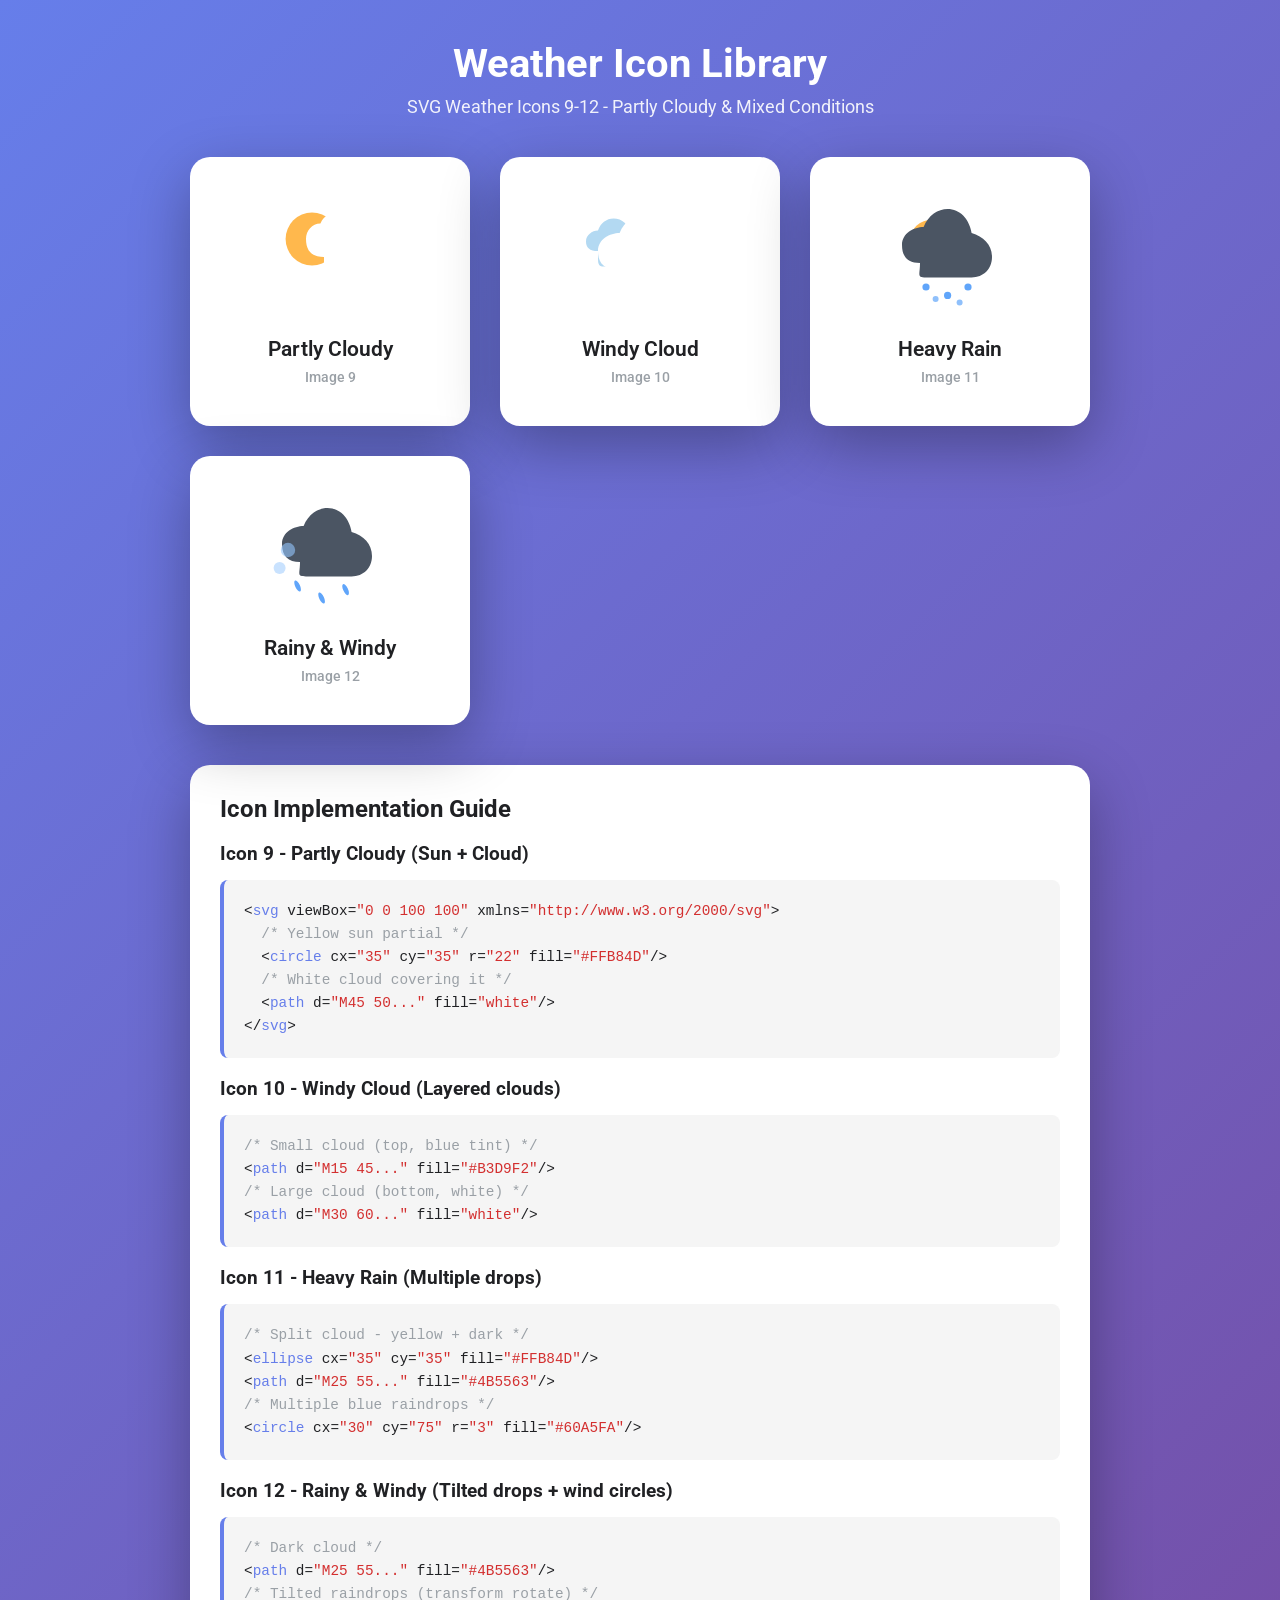
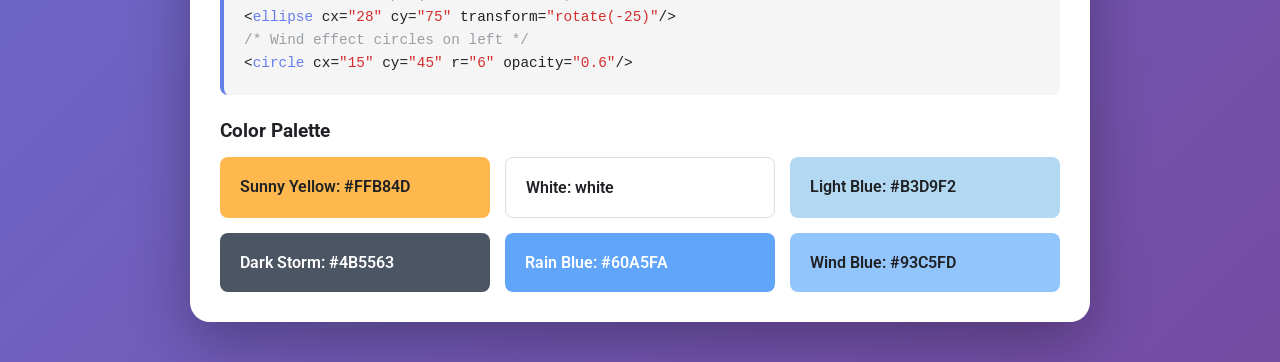
<file: weather-icons-9-12.html>
<!DOCTYPE html>
<html lang="en">
<head>
    <meta charset="UTF-8">
    <meta name="viewport" content="width=device-width, initial-scale=1.0">
    <title>Weather Icons 9-12</title>
    <link rel="stylesheet" href="https://fonts.googleapis.com/css2?family=Roboto:wght@400;500;700&display=swap">
    <style>
        * {
            margin: 0;
            padding: 0;
            box-sizing: border-box;
        }

        body {
            font-family: 'Roboto', sans-serif;
            background: linear-gradient(135deg, #667eea 0%, #764ba2 100%);
            min-height: 100vh;
            padding: 40px 20px;
            display: flex;
            justify-content: center;
            align-items: center;
        }

        .container {
            width: 100%;
            max-width: 900px;
        }

        .header {
            text-align: center;
            color: white;
            margin-bottom: 40px;
        }

        .header h1 {
            font-size: 2.5em;
            margin-bottom: 10px;
            font-weight: 700;
        }

        .header p {
            font-size: 1.1em;
            opacity: 0.9;
        }

        .icons-grid {
            display: grid;
            grid-template-columns: repeat(auto-fit, minmax(250px, 1fr));
            gap: 30px;
            margin-bottom: 40px;
        }

        .icon-card {
            background: white;
            border-radius: 20px;
            padding: 40px;
            box-shadow: 0 20px 60px rgba(0, 0, 0, 0.3);
            display: flex;
            flex-direction: column;
            align-items: center;
            justify-content: center;
            transition: transform 0.3s ease, box-shadow 0.3s ease;
            min-height: 250px;
        }

        .icon-card:hover {
            transform: translateY(-10px);
            box-shadow: 0 30px 80px rgba(0, 0, 0, 0.4);
        }

        .icon {
            width: 120px;
            height: 120px;
            margin-bottom: 20px;
            display: flex;
            align-items: center;
            justify-content: center;
        }

        .icon-title {
            font-size: 1.3em;
            font-weight: 600;
            color: #202124;
            margin-bottom: 8px;
            text-align: center;
        }

        .icon-number {
            font-size: 0.9em;
            color: #9aa0a6;
            font-weight: 500;
        }

        .code-section {
            background: white;
            border-radius: 20px;
            padding: 30px;
            box-shadow: 0 20px 60px rgba(0, 0, 0, 0.3);
        }

        .code-section h2 {
            color: #202124;
            margin-bottom: 20px;
            font-size: 1.5em;
        }

        .code-block {
            background: #f5f5f5;
            border-left: 4px solid #667eea;
            padding: 20px;
            border-radius: 8px;
            overflow-x: auto;
            margin-bottom: 20px;
        }

        .code-block code {
            font-family: 'Courier New', monospace;
            color: #202124;
            font-size: 0.9em;
            line-height: 1.6;
        }

        .comment {
            color: #9aa0a6;
        }

        .tag {
            color: #667eea;
        }

        .string {
            color: #d32f2f;
        }
    </style>
</head>
<body>
    <div class="container">
        <div class="header">
            <h1>Weather Icon Library</h1>
            <p>SVG Weather Icons 9-12 - Partly Cloudy & Mixed Conditions</p>
        </div>

        <div class="icons-grid">
            <!-- Icon 9 - Partly Cloudy (Sunny/Cloudy mix) -->
            <div class="icon-card">
                <div class="icon">
                    <svg viewBox="0 0 100 100" xmlns="http://www.w3.org/2000/svg">
                        <!-- Yellow sun (partial) -->
                        <circle cx="35" cy="35" r="22" fill="#FFB84D"/>
                        <!-- White cloud (partial covering sun) -->
                        <path d="M45 50C35 50 30 45 30 35C30 28 35 22 42 22C45 15 52 12 58 12C68 12 76 20 78 32C85 35 90 41 90 50C90 60 85 68 75 68H48C42 68 45 66 45 56Z" fill="white"/>
                    </svg>
                </div>
                <div class="icon-title">Partly Cloudy</div>
                <div class="icon-number">Image 9</div>
            </div>

            <!-- Icon 10 - Cloudy with wind effect -->
            <div class="icon-card">
                <div class="icon">
                    <svg viewBox="0 0 100 100" xmlns="http://www.w3.org/2000/svg">
                        <!-- Small cloud on top left (blue tint) -->
                        <path d="M15 45C8 45 5 42 5 37C5 32 10 28 15 28C17 22 22 18 28 18C35 18 41 23 42 32C48 34 52 39 52 45C52 52 48 58 42 58H20C15 58 15 55 15 50Z" fill="#B3D9F2"/>
                        <!-- Larger cloud below (white) -->
                        <path d="M30 60C20 60 15 55 15 45C15 35 25 30 33 30C37 20 45 15 53 15C63 15 71 23 73 35C83 38 90 45 90 55C90 65 83 72 73 72H35C27 72 30 70 30 60Z" fill="white"/>
                    </svg>
                </div>
                <div class="icon-title">Windy Cloud</div>
                <div class="icon-number">Image 10</div>
            </div>

            <!-- Icon 11 - Heavy Rain (dark cloud with many drops) -->
            <div class="icon-card">
                <div class="icon">
                    <svg viewBox="0 0 100 100" xmlns="http://www.w3.org/2000/svg">
                        <!-- Dark cloud (left side yellow) -->
                        <ellipse cx="35" cy="35" rx="18" ry="16" fill="#FFB84D"/>
                        <!-- Dark cloud (right side dark) -->
                        <path d="M25 55C15 55 10 50 10 40C10 30 20 25 28 25C32 15 40 10 48 10C58 10 66 18 68 30C78 33 85 40 85 50C85 60 78 67 68 67H30C22 67 25 65 25 55Z" fill="#4B5563"/>
                        <!-- Blue raindrops -->
                        <circle cx="30" cy="75" r="3" fill="#60A5FA"/>
                        <circle cx="48" cy="82" r="3" fill="#60A5FA"/>
                        <circle cx="65" cy="75" r="3" fill="#60A5FA"/>
                        <circle cx="38" cy="85" r="2.5" fill="#60A5FA" opacity="0.7"/>
                        <circle cx="58" cy="88" r="2.5" fill="#60A5FA" opacity="0.7"/>
                    </svg>
                </div>
                <div class="icon-title">Heavy Rain</div>
                <div class="icon-number">Image 11</div>
            </div>

            <!-- Icon 12 - Rain with wind (tilted drops) -->
            <div class="icon-card">
                <div class="icon">
                    <svg viewBox="0 0 100 100" xmlns="http://www.w3.org/2000/svg">
                        <!-- Dark cloud -->
                        <path d="M25 55C15 55 10 50 10 40C10 30 20 25 28 25C32 15 40 10 48 10C58 10 66 18 68 30C78 33 85 40 85 50C85 60 78 67 68 67H30C22 67 25 65 25 55Z" fill="#4B5563"/>
                        <!-- Tilted rain drops (wind effect) -->
                        <g fill="#60A5FA" transform="translate(-5, 0)">
                            <ellipse cx="28" cy="75" rx="2" ry="5" transform="rotate(-25 28 75)"/>
                            <ellipse cx="48" cy="85" rx="2" ry="5" transform="rotate(-25 48 85)"/>
                            <ellipse cx="68" cy="78" rx="2" ry="5" transform="rotate(-25 68 78)"/>
                        </g>
                        <!-- Light blue circles on left (wind effect) -->
                        <circle cx="15" cy="45" r="6" fill="#93C5FD" opacity="0.6"/>
                        <circle cx="8" cy="60" r="5" fill="#93C5FD" opacity="0.5"/>
                    </svg>
                </div>
                <div class="icon-title">Rainy & Windy</div>
                <div class="icon-number">Image 12</div>
            </div>
        </div>

        <div class="code-section">
            <h2>Icon Implementation Guide</h2>
            
            <h3 style="color: #202124; margin-bottom: 15px; margin-top: 20px;">Icon 9 - Partly Cloudy (Sun + Cloud)</h3>
            <div class="code-block">
                <code>
&lt;<span class="tag">svg</span> viewBox=<span class="string">"0 0 100 100"</span> xmlns=<span class="string">"http://www.w3.org/2000/svg"</span>&gt;<br>
&nbsp;&nbsp;<span class="comment">/* Yellow sun partial */</span><br>
&nbsp;&nbsp;&lt;<span class="tag">circle</span> cx=<span class="string">"35"</span> cy=<span class="string">"35"</span> r=<span class="string">"22"</span> fill=<span class="string">"#FFB84D"</span>/&gt;<br>
&nbsp;&nbsp;<span class="comment">/* White cloud covering it */</span><br>
&nbsp;&nbsp;&lt;<span class="tag">path</span> d=<span class="string">"M45 50..."</span> fill=<span class="string">"white"</span>/&gt;<br>
&lt;/<span class="tag">svg</span>&gt;
                </code>
            </div>

            <h3 style="color: #202124; margin-bottom: 15px; margin-top: 20px;">Icon 10 - Windy Cloud (Layered clouds)</h3>
            <div class="code-block">
                <code>
<span class="comment">/* Small cloud (top, blue tint) */</span><br>
&lt;<span class="tag">path</span> d=<span class="string">"M15 45..."</span> fill=<span class="string">"#B3D9F2"</span>/&gt;<br>
<span class="comment">/* Large cloud (bottom, white) */</span><br>
&lt;<span class="tag">path</span> d=<span class="string">"M30 60..."</span> fill=<span class="string">"white"</span>/&gt;
                </code>
            </div>

            <h3 style="color: #202124; margin-bottom: 15px; margin-top: 20px;">Icon 11 - Heavy Rain (Multiple drops)</h3>
            <div class="code-block">
                <code>
<span class="comment">/* Split cloud - yellow + dark */</span><br>
&lt;<span class="tag">ellipse</span> cx=<span class="string">"35"</span> cy=<span class="string">"35"</span> fill=<span class="string">"#FFB84D"</span>/&gt;<br>
&lt;<span class="tag">path</span> d=<span class="string">"M25 55..."</span> fill=<span class="string">"#4B5563"</span>/&gt;<br>
<span class="comment">/* Multiple blue raindrops */</span><br>
&lt;<span class="tag">circle</span> cx=<span class="string">"30"</span> cy=<span class="string">"75"</span> r=<span class="string">"3"</span> fill=<span class="string">"#60A5FA"</span>/&gt;
                </code>
            </div>

            <h3 style="color: #202124; margin-bottom: 15px; margin-top: 20px;">Icon 12 - Rainy & Windy (Tilted drops + wind circles)</h3>
            <div class="code-block">
                <code>
<span class="comment">/* Dark cloud */</span><br>
&lt;<span class="tag">path</span> d=<span class="string">"M25 55..."</span> fill=<span class="string">"#4B5563"</span>/&gt;<br>
<span class="comment">/* Tilted raindrops (transform rotate) */</span><br>
&lt;<span class="tag">ellipse</span> cx=<span class="string">"28"</span> cy=<span class="string">"75"</span> transform=<span class="string">"rotate(-25)"</span>/&gt;<br>
<span class="comment">/* Wind effect circles on left */</span><br>
&lt;<span class="tag">circle</span> cx=<span class="string">"15"</span> cy=<span class="string">"45"</span> r=<span class="string">"6"</span> opacity=<span class="string">"0.6"</span>/&gt;
                </code>
            </div>

            <h3 style="color: #202124; margin-bottom: 15px; margin-top: 25px;">Color Palette</h3>
            <div style="display: grid; grid-template-columns: repeat(auto-fit, minmax(200px, 1fr)); gap: 15px;">
                <div style="background: #FFB84D; padding: 20px; border-radius: 8px; color: #202124; font-weight: 600;">
                    Sunny Yellow: #FFB84D
                </div>
                <div style="background: white; padding: 20px; border-radius: 8px; border: 1px solid #ddd; color: #202124; font-weight: 600;">
                    White: white
                </div>
                <div style="background: #B3D9F2; padding: 20px; border-radius: 8px; color: #202124; font-weight: 600;">
                    Light Blue: #B3D9F2
                </div>
                <div style="background: #4B5563; padding: 20px; border-radius: 8px; color: white; font-weight: 600;">
                    Dark Storm: #4B5563
                </div>
                <div style="background: #60A5FA; padding: 20px; border-radius: 8px; color: white; font-weight: 600;">
                    Rain Blue: #60A5FA
                </div>
                <div style="background: #93C5FD; padding: 20px; border-radius: 8px; color: #202124; font-weight: 600;">
                    Wind Blue: #93C5FD
                </div>
            </div>
        </div>
    </div>
</body>
</html>
</file>
<file: style.css>
* {
    margin: 0;
    padding: 0;
    box-sizing: border-box;
}

body {
    font-family: 'Roboto', sans-serif;
    background: linear-gradient(135deg, #667eea 0%, #764ba2 100%);
    min-height: 100vh;
    padding: 20px;
    display: flex;
    justify-content: center;
    align-items: center;
}

.container {
    width: 100%;
    max-width: 1200px;
}

.header {
    text-align: center;
    color: white;
    margin-bottom: 30px;
}

.header h1 {
    font-size: 2.5em;
    margin-bottom: 5px;
    font-weight: 700;
}

.header p {
    font-size: 1.1em;
    opacity: 0.9;
}

.main-content {
    display: grid;
    grid-template-columns: 1fr 1fr;
    gap: 30px;
    align-items: start;
}

/* Weather Display */
.weather-display {
    perspective: 1000px;
}

.weather-card {
    background: white;
    border-radius: 20px;
    padding: 30px;
    box-shadow: 0 20px 60px rgba(0, 0, 0, 0.3);
    transition: transform 0.3s ease, box-shadow 0.3s ease;
}

.weather-card:hover {
    transform: translateY(-5px);
    box-shadow: 0 25px 70px rgba(0, 0, 0, 0.4);
}

.location-header {
    display: flex;
    justify-content: space-between;
    align-items: center;
    margin-bottom: 20px;
    padding-bottom: 15px;
    border-bottom: 1px solid #e0e0e0;
}

.location-info {
    flex: 1;
}

.location-name {
    font-size: 1.3em;
    font-weight: 500;
    color: #202124;
    margin-bottom: 3px;
}

.location-date {
    font-size: 0.9em;
    color: #9aa0a6;
}

.location-input {
    padding: 8px 12px;
    border: 1px solid #dadce0;
    border-radius: 8px;
    font-size: 0.9em;
    color: #202124;
    width: 150px;
    transition: border-color 0.3s ease;
}

.location-input:focus {
    outline: none;
    border-color: #667eea;
    box-shadow: 0 0 0 3px rgba(102, 126, 234, 0.1);
}

.weather-main {
    display: flex;
    justify-content: space-between;
    align-items: center;
    margin-bottom: 20px;
}

.temp-section {
    display: flex;
    align-items: flex-start;
}

.temp-display {
    font-size: 4.5em;
    font-weight: 700;
    color: #202124;
    line-height: 1;
}

.temp-unit {
    font-size: 1.3em;
    color: #5f6368;
    margin-top: 5px;
    margin-left: 5px;
}

.icon-section {
    width: 100px;
    height: 100px;
    display: flex;
    align-items: center;
    justify-content: center;
}

.weather-icon {
    width: 100%;
    height: 100%;
    object-fit: contain;
    filter: drop-shadow(0 2px 4px rgba(0, 0, 0, 0.1));
}

.weather-description {
    font-size: 1.2em;
    color: #5f6368;
    margin-bottom: 20px;
}

.weather-details {
    display: grid;
    grid-template-columns: repeat(2, 1fr);
    gap: 15px;
    margin-bottom: 25px;
    padding: 20px;
    background: #f8f9fa;
    border-radius: 12px;
}

.detail-item {
    display: flex;
    flex-direction: column;
}

.detail-label {
    font-size: 0.85em;
    color: #9aa0a6;
    margin-bottom: 5px;
    font-weight: 500;
}

.detail-value {
    font-size: 1.1em;
    color: #202124;
    font-weight: 500;
}

/* Air Quality */
.air-quality-section {
    margin-bottom: 20px;
    padding: 15px;
    background: #f8f9fa;
    border-radius: 12px;
}

.aqi-header {
    display: flex;
    justify-content: space-between;
    align-items: center;
    margin-bottom: 10px;
}

.aqi-label {
    font-size: 0.9em;
    color: #5f6368;
    font-weight: 500;
}

.aqi-value {
    font-size: 0.95em;
    color: #202124;
    font-weight: 600;
}

.aqi-bar {
    width: 100%;
    height: 6px;
    background: linear-gradient(90deg, #4caf50 0%, #8bc34a 25%, #ffc107 50%, #ff9800 75%, #f44336 100%);
    border-radius: 3px;
    overflow: hidden;
}

.aqi-bar::after {
    content: '';
    display: block;
    height: 100%;
    background: rgba(255, 255, 255, 0.5);
    width: 2px;
}

/* Warnings */
.warnings-section {
    margin-top: 20px;
    padding: 15px;
    background: #fef7e0;
    border-left: 4px solid #f57c00;
    border-radius: 8px;
}

.warning-header {
    font-weight: 600;
    color: #e65100;
    margin-bottom: 10px;
    font-size: 0.95em;
}

.warnings-list {
    list-style: none;
}

.warning-item {
    padding: 8px 0;
    color: #f57c00;
    font-size: 0.9em;
    border-bottom: 1px solid rgba(245, 124, 0, 0.2);
}

.warning-item:last-child {
    border-bottom: none;
}

.warning-item-text {
    flex: 1;
}

.warning-remove-btn {
    background: none;
    border: none;
    color: #f57c00;
    cursor: pointer;
    padding: 0 5px;
    font-weight: bold;
    transition: color 0.2s;
}

.warning-remove-btn:hover {
    color: #e65100;
}

/* Control Panel */
.control-panel {
    background: white;
    border-radius: 20px;
    padding: 30px;
    box-shadow: 0 20px 60px rgba(0, 0, 0, 0.3);
}

.control-panel h2 {
    font-size: 1.5em;
    color: #202124;
    margin-bottom: 25px;
    font-weight: 600;
}

.control-group {
    margin-bottom: 20px;
}

.control-group label {
    display: block;
    font-size: 0.9em;
    font-weight: 500;
    color: #5f6368;
    margin-bottom: 8px;
}

.input-group {
    display: flex;
    gap: 10px;
    align-items: center;
}

.input-group input[type="number"],
.input-group input[type="text"] {
    flex: 1;
    padding: 10px 12px;
    border: 1px solid #dadce0;
    border-radius: 8px;
    font-size: 0.95em;
    color: #202124;
    transition: all 0.3s ease;
}

.input-group input:focus {
    outline: none;
    border-color: #667eea;
    box-shadow: 0 0 0 3px rgba(102, 126, 234, 0.1);
}

.unit {
    font-size: 0.9em;
    color: #9aa0a6;
    min-width: 40px;
    text-align: right;
}

.slider-group {
    display: flex;
    gap: 15px;
    align-items: center;
}

.slider {
    flex: 1;
    height: 6px;
    border-radius: 3px;
    background: linear-gradient(90deg, #4caf50 0%, #8bc34a 25%, #ffc107 50%, #ff9800 75%, #f44336 100%);
    -webkit-appearance: none;
    appearance: none;
    outline: none;
}

.slider::-webkit-slider-thumb {
    -webkit-appearance: none;
    appearance: none;
    width: 18px;
    height: 18px;
    border-radius: 50%;
    background: white;
    cursor: pointer;
    box-shadow: 0 2px 8px rgba(0, 0, 0, 0.2);
    border: 2px solid #667eea;
    transition: all 0.2s ease;
}

.slider::-webkit-slider-thumb:hover {
    transform: scale(1.2);
    box-shadow: 0 2px 12px rgba(102, 126, 234, 0.4);
}

.slider::-moz-range-thumb {
    width: 18px;
    height: 18px;
    border-radius: 50%;
    background: white;
    cursor: pointer;
    box-shadow: 0 2px 8px rgba(0, 0, 0, 0.2);
    border: 2px solid #667eea;
    transition: all 0.2s ease;
}

.slider-value {
    min-width: 50px;
    text-align: right;
    font-weight: 600;
    color: #202124;
    font-size: 0.95em;
}

#locationInput {
    padding: 10px 12px;
    border: 1px solid #dadce0;
    border-radius: 8px;
    font-size: 0.9em;
    color: #202124;
    transition: all 0.3s ease;
}

#locationInput:focus {
    outline: none;
    border-color: #667eea;
    box-shadow: 0 0 0 3px rgba(102, 126, 234, 0.1);
}

#descriptionInput {
    width: 100%;
}

.divider {
    height: 1px;
    background: #e0e0e0;
    margin: 25px 0;
}

.warning-input-group {
    display: flex;
    gap: 10px;
}

.warning-input-group input {
    flex: 1;
    padding: 10px 12px;
    border: 1px solid #dadce0;
    border-radius: 8px;
    font-size: 0.95em;
    color: #202124;
}

.warning-input-group input:focus {
    outline: none;
    border-color: #667eea;
    box-shadow: 0 0 0 3px rgba(102, 126, 234, 0.1);
}

.btn-add-warning {
    padding: 10px 20px;
    background: #667eea;
    color: white;
    border: none;
    border-radius: 8px;
    cursor: pointer;
    font-weight: 600;
    font-size: 0.9em;
    transition: all 0.3s ease;
    white-space: nowrap;
}

.btn-add-warning:hover {
    background: #5568d3;
    transform: translateY(-2px);
    box-shadow: 0 4px 12px rgba(102, 126, 234, 0.3);
}

.warnings-list-edit {
    margin-bottom: 20px;
}

.warning-item-edit {
    display: flex;
    align-items: center;
    justify-content: space-between;
    padding: 10px 12px;
    background: #fef7e0;
    border: 1px solid #f57c00;
    border-radius: 8px;
    margin-bottom: 8px;
    font-size: 0.9em;
}

.weather-icons-selector {
    margin-bottom: 25px;
}

.weather-icons-selector label {
    display: block;
    font-size: 0.9em;
    font-weight: 500;
    color: #5f6368;
    margin-bottom: 12px;
}

.icons-grid {
    display: grid;
    grid-template-columns: repeat(4, 1fr);
    gap: 10px;
}

.icon-btn {
    padding: 15px;
    background: #f8f9fa;
    border: 2px solid #dadce0;
    border-radius: 8px;
    font-size: 2em;
    cursor: pointer;
    transition: all 0.3s ease;
    display: flex;
    align-items: center;
    justify-content: center;
}

.icon-btn:hover {
    background: #e8eaed;
    border-color: #667eea;
}

.icon-btn.active {
    background: #667eea;
    color: white;
    border-color: #667eea;
    transform: scale(1.05);
}

.btn-reset {
    width: 100%;
    padding: 12px;
    background: #f44336;
    color: white;
    border: none;
    border-radius: 8px;
    font-size: 1em;
    font-weight: 600;
    cursor: pointer;
    transition: all 0.3s ease;
}

.btn-reset:hover {
    background: #d32f2f;
    transform: translateY(-2px);
    box-shadow: 0 4px 12px rgba(244, 67, 54, 0.3);
}

/* Responsive */
@media (max-width: 900px) {
    .main-content {
        grid-template-columns: 1fr;
    }

    .header h1 {
        font-size: 2em;
    }

    .temp-display {
        font-size: 3.5em;
    }

    .icons-grid {
        grid-template-columns: repeat(4, 1fr);
    }
}

@media (max-width: 600px) {
    .weather-card {
        padding: 20px;
    }

    .control-panel {
        padding: 20px;
    }

    .temp-display {
        font-size: 2.5em;
    }

    .weather-details {
        grid-template-columns: 1fr;
    }

    .icons-grid {
        grid-template-columns: repeat(4, 1fr);
    }

    .header h1 {
        font-size: 1.5em;
    }
}
</file>
